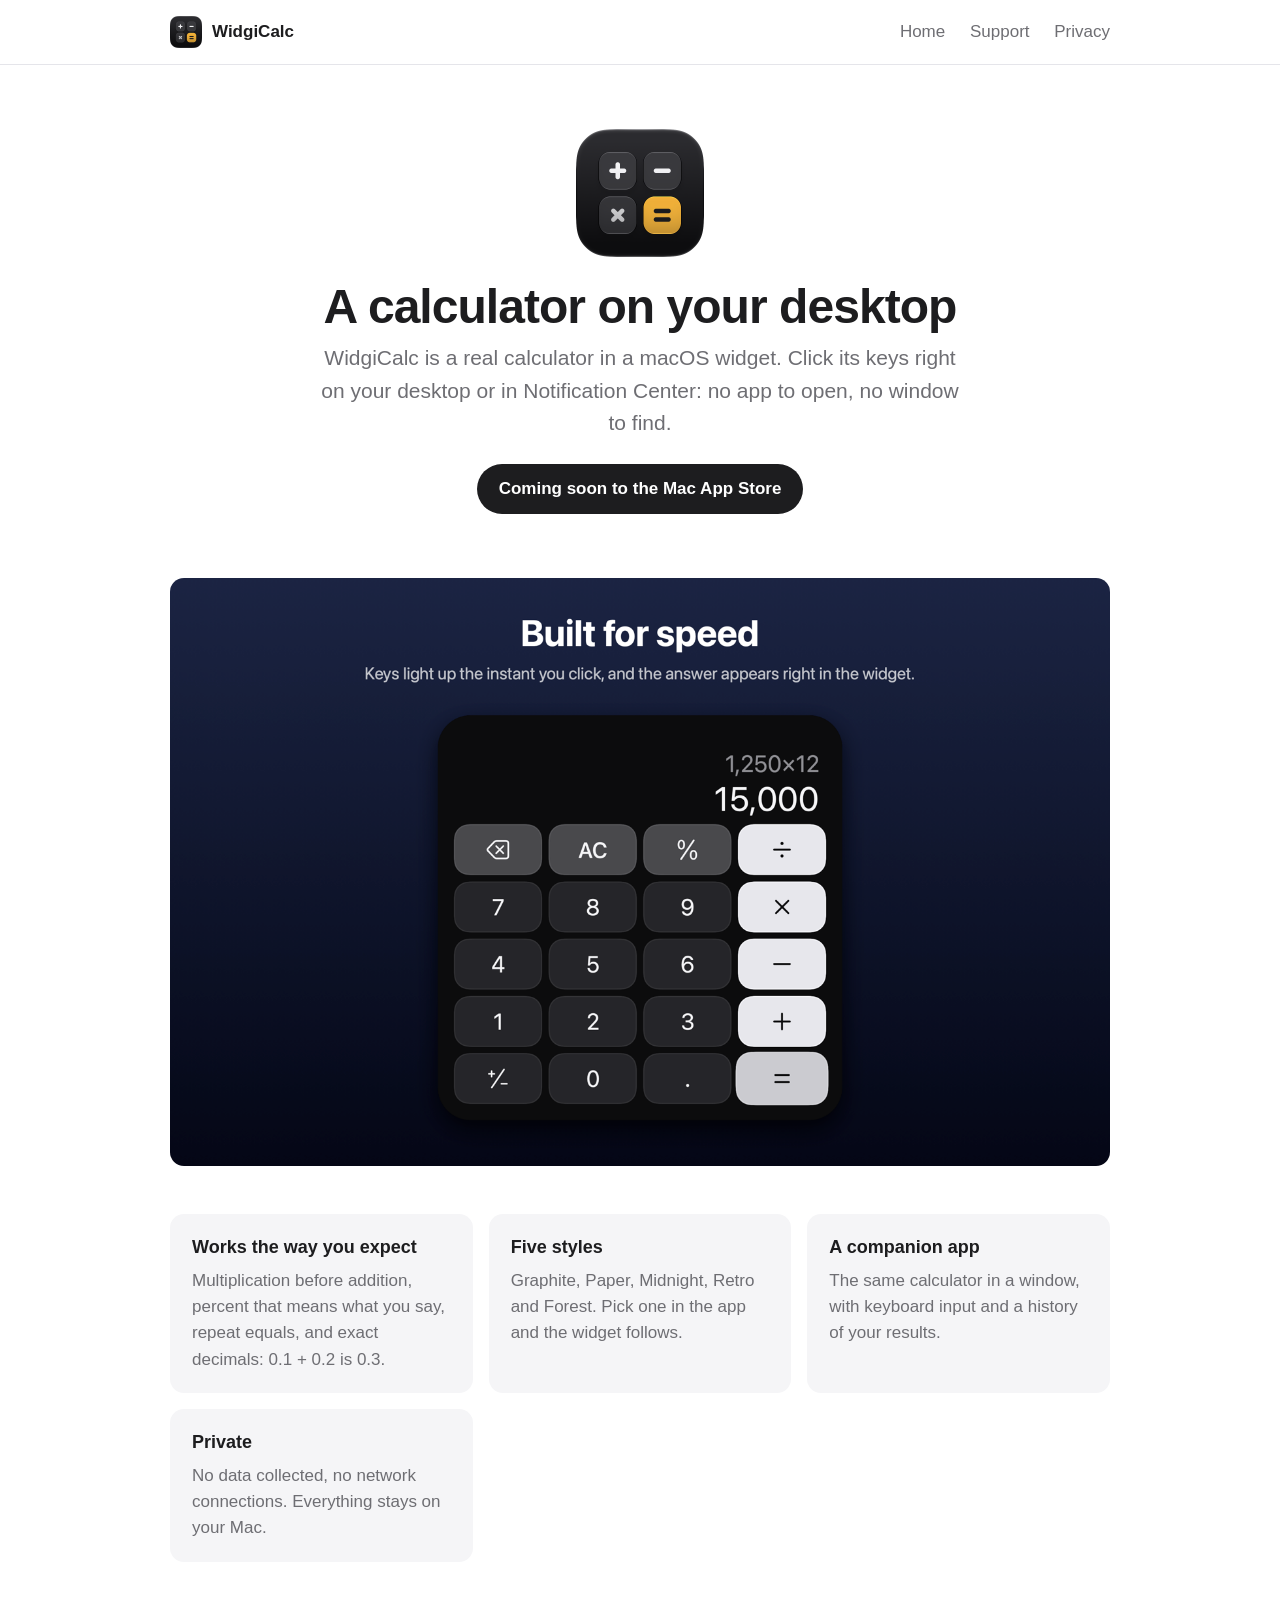
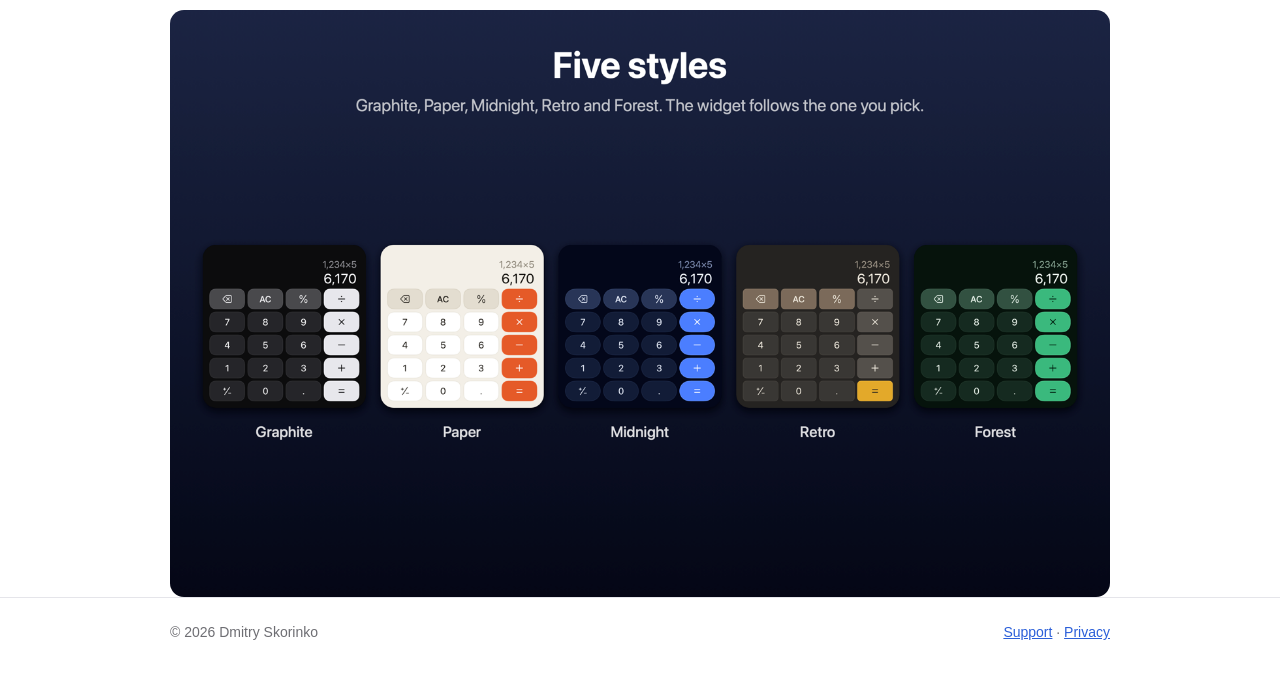
<file: index.html>
<!doctype html>
<html lang="en">
<head>
  <meta charset="utf-8">
  <meta name="viewport" content="width=device-width, initial-scale=1">
  <title>WidgiCalc · A calculator on your desktop</title>
  <meta name="description" content="A real calculator in a macOS widget. Click its keys right on your desktop or in Notification Center.">
  <link rel="icon" href="img/icon.png">
  <link rel="stylesheet" href="style.css">
</head>
<body>
<header class="site-header">
  <div class="wrap">
    <a class="brand" href="./"><img src="img/icon.png" alt="">WidgiCalc</a>
    <nav class="site-nav" aria-label="Main">
      <a href="./">Home</a>
      <a href="support.html">Support</a>
      <a href="privacy.html">Privacy</a>
    </nav>
  </div>
</header>
<main class="wrap">
  <section class="hero">
    <img class="icon" src="img/icon.png" alt="">
    <h1>A calculator on your desktop</h1>
    <p>WidgiCalc is a real calculator in a macOS widget. Click its keys right on your desktop or in Notification Center: no app to open, no window to find.</p>
    <a class="button" href="support.html">Coming soon to the Mac App Store</a>
  </section>
  <img class="shot" src="img/hero.png" alt="The calculator widget showing 1,250 × 12 = 15,000">
  <section class="features">
    <div class="feature"><h3>Works the way you expect</h3><p>Multiplication before addition, percent that means what you say, repeat equals, and exact decimals: 0.1 + 0.2 is 0.3.</p></div>
    <div class="feature"><h3>Five styles</h3><p>Graphite, Paper, Midnight, Retro and Forest. Pick one in the app and the widget follows.</p></div>
    <div class="feature"><h3>A companion app</h3><p>The same calculator in a window, with keyboard input and a history of your results.</p></div>
    <div class="feature"><h3>Private</h3><p>No data collected, no network connections. Everything stays on your Mac.</p></div>
  </section>
  <img class="shot" src="img/styles.png" alt="The five styles: Graphite, Paper, Midnight, Retro and Forest">
</main>
<footer>
  <div class="wrap">
    <span>© 2026 Dmitry Skorinko</span>
    <span><a href="support.html">Support</a> · <a href="privacy.html">Privacy</a></span>
  </div>
</footer>
</body>
</html>
</file>
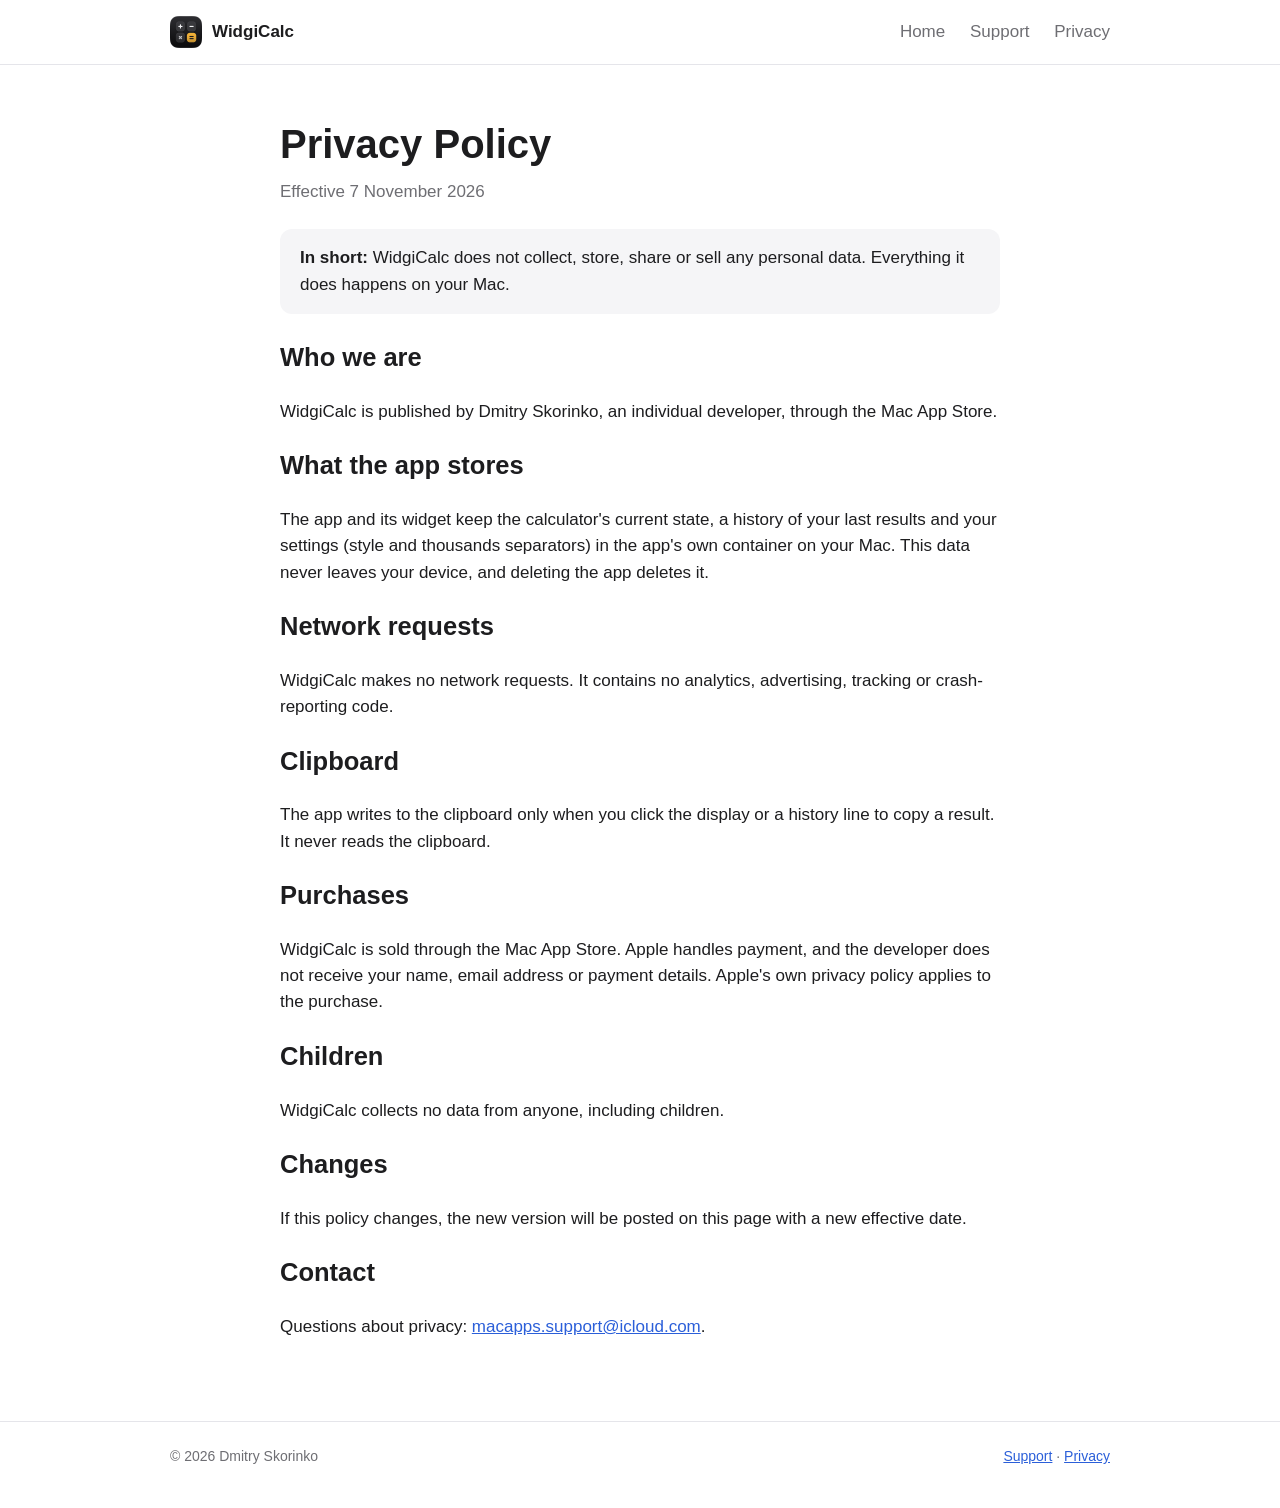
<file: privacy.html>
<!doctype html>
<html lang="en">
<head>
  <meta charset="utf-8">
  <meta name="viewport" content="width=device-width, initial-scale=1">
  <title>Privacy Policy · WidgiCalc</title>
  <meta name="description" content="WidgiCalc collects no personal data. Everything stays on your Mac.">
  <link rel="icon" href="img/icon.png">
  <link rel="stylesheet" href="style.css">
</head>
<body>
<header class="site-header">
  <div class="wrap">
    <a class="brand" href="./"><img src="img/icon.png" alt="">WidgiCalc</a>
    <nav class="site-nav" aria-label="Main">
      <a href="./">Home</a>
      <a href="support.html">Support</a>
      <a href="privacy.html">Privacy</a>
    </nav>
  </div>
</header>
<main class="page">
  <h1>Privacy Policy</h1>
  <p class="lead">Effective 7 November 2026</p>

  <div class="callout">
    <p style="margin:0"><strong>In short:</strong> WidgiCalc does not collect, store, share or sell any personal data. Everything it does happens on your Mac.</p>
  </div>

  <h2>Who we are</h2>
  <p>WidgiCalc is published by Dmitry Skorinko, an individual developer, through the Mac App Store.</p>

  <h2>What the app stores</h2>
  <p>The app and its widget keep the calculator's current state, a history of your last results and your settings (style and thousands separators) in the app's own container on your Mac. This data never leaves your device, and deleting the app deletes it.</p>

  <h2>Network requests</h2>
  <p>WidgiCalc makes no network requests. It contains no analytics, advertising, tracking or crash-reporting code.</p>

  <h2>Clipboard</h2>
  <p>The app writes to the clipboard only when you click the display or a history line to copy a result. It never reads the clipboard.</p>

  <h2>Purchases</h2>
  <p>WidgiCalc is sold through the Mac App Store. Apple handles payment, and the developer does not receive your name, email address or payment details. Apple's own privacy policy applies to the purchase.</p>

  <h2>Children</h2>
  <p>WidgiCalc collects no data from anyone, including children.</p>

  <h2>Changes</h2>
  <p>If this policy changes, the new version will be posted on this page with a new effective date.</p>

  <h2>Contact</h2>
  <p>Questions about privacy: <a href="mailto:macapps.support@icloud.com">macapps.support@icloud.com</a>.</p>
</main>
<footer>
  <div class="wrap">
    <span>© 2026 Dmitry Skorinko</span>
    <span><a href="support.html">Support</a> · <a href="privacy.html">Privacy</a></span>
  </div>
</footer>
</body>
</html>
</file>
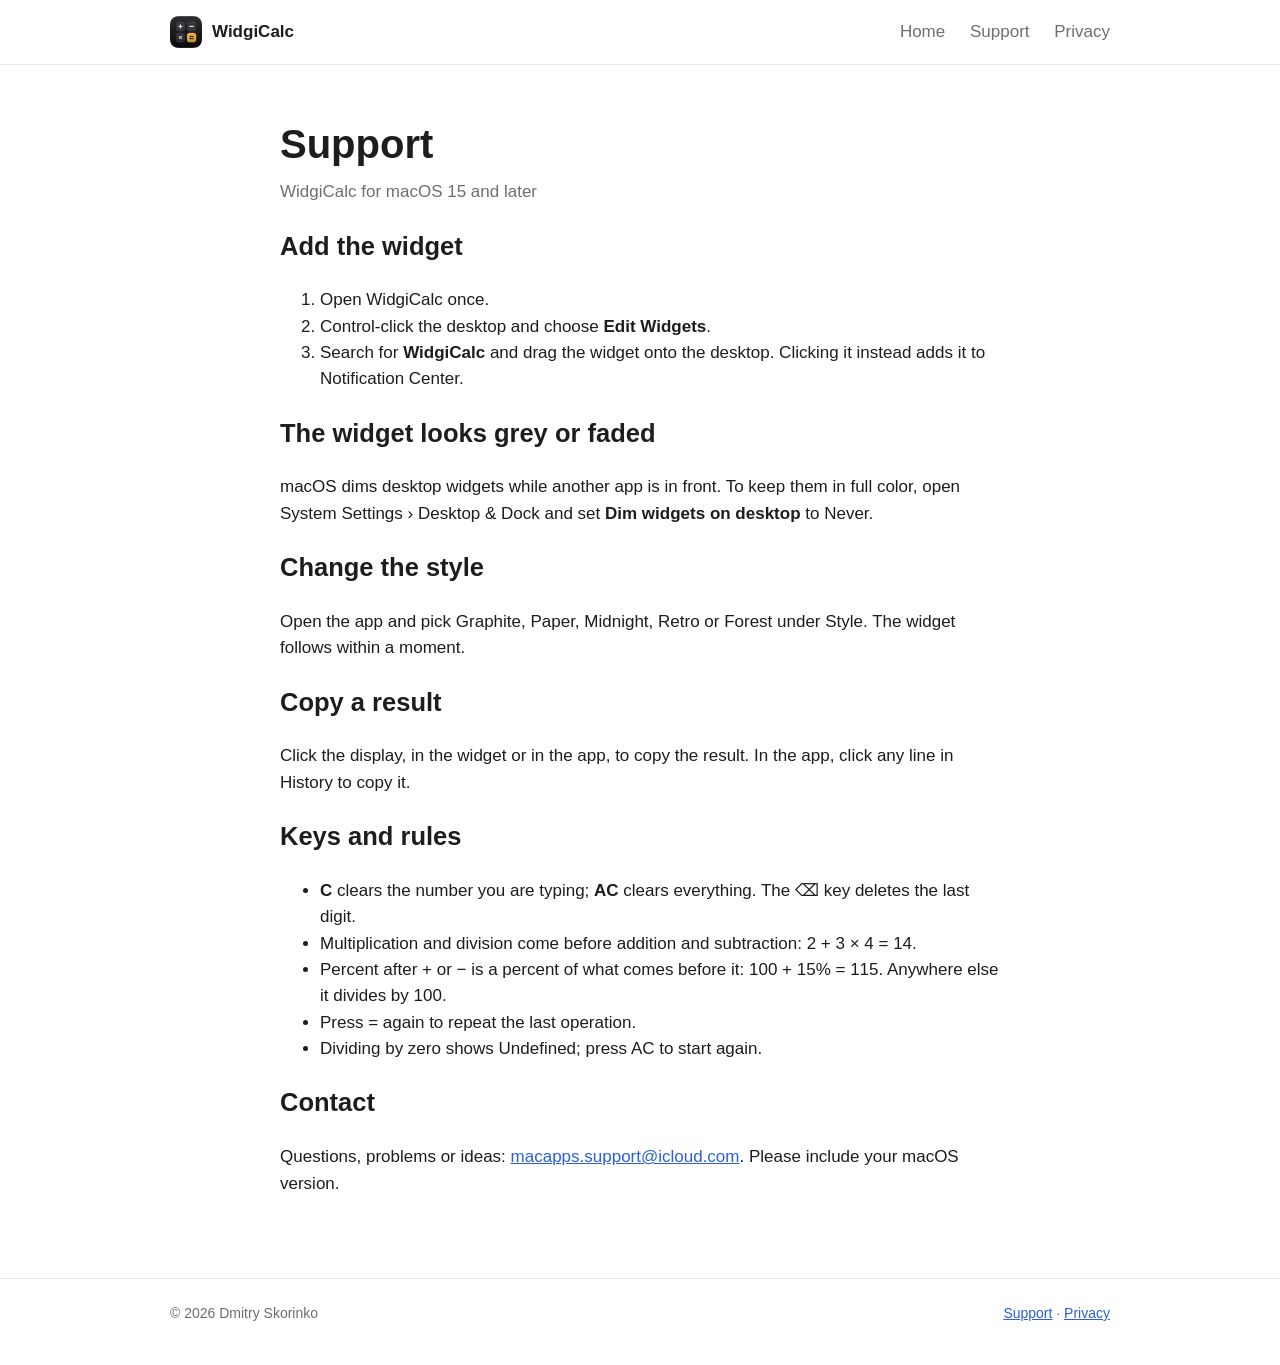
<file: support.html>
<!doctype html>
<html lang="en">
<head>
  <meta charset="utf-8">
  <meta name="viewport" content="width=device-width, initial-scale=1">
  <title>Support · WidgiCalc</title>
  <meta name="description" content="Help with WidgiCalc: adding the widget, styles and contact.">
  <link rel="icon" href="img/icon.png">
  <link rel="stylesheet" href="style.css">
</head>
<body>
<header class="site-header">
  <div class="wrap">
    <a class="brand" href="./"><img src="img/icon.png" alt="">WidgiCalc</a>
    <nav class="site-nav" aria-label="Main">
      <a href="./">Home</a>
      <a href="support.html">Support</a>
      <a href="privacy.html">Privacy</a>
    </nav>
  </div>
</header>
<main class="page">
  <h1>Support</h1>
  <p class="lead">WidgiCalc for macOS 15 and later</p>

  <h2>Add the widget</h2>
  <ol>
    <li>Open WidgiCalc once.</li>
    <li>Control-click the desktop and choose <strong>Edit Widgets</strong>.</li>
    <li>Search for <strong>WidgiCalc</strong> and drag the widget onto the desktop. Clicking it instead adds it to Notification Center.</li>
  </ol>

  <h2>The widget looks grey or faded</h2>
  <p>macOS dims desktop widgets while another app is in front. To keep them in full color, open System Settings › Desktop &amp; Dock and set <strong>Dim widgets on desktop</strong> to Never.</p>

  <h2>Change the style</h2>
  <p>Open the app and pick Graphite, Paper, Midnight, Retro or Forest under Style. The widget follows within a moment.</p>

  <h2>Copy a result</h2>
  <p>Click the display, in the widget or in the app, to copy the result. In the app, click any line in History to copy it.</p>

  <h2>Keys and rules</h2>
  <ul>
    <li><strong>C</strong> clears the number you are typing; <strong>AC</strong> clears everything. The ⌫ key deletes the last digit.</li>
    <li>Multiplication and division come before addition and subtraction: 2 + 3 × 4 = 14.</li>
    <li>Percent after + or − is a percent of what comes before it: 100 + 15% = 115. Anywhere else it divides by 100.</li>
    <li>Press = again to repeat the last operation.</li>
    <li>Dividing by zero shows Undefined; press AC to start again.</li>
  </ul>

  <h2>Contact</h2>
  <p>Questions, problems or ideas: <a href="mailto:macapps.support@icloud.com">macapps.support@icloud.com</a>. Please include your macOS version.</p>
</main>
<footer>
  <div class="wrap">
    <span>© 2026 Dmitry Skorinko</span>
    <span><a href="support.html">Support</a> · <a href="privacy.html">Privacy</a></span>
  </div>
</footer>
</body>
</html>
</file>
<file: style.css>
:root { --bg: #ffffff; --text: #1d1d1f; --muted: #6e6e73; --line: #e5e5ea; --accent: #2b5fd9; --card: #f5f5f7; }
@media (prefers-color-scheme: dark) {
  :root { --bg: #111214; --text: #f5f5f7; --muted: #a1a1a6; --line: #2c2c2e; --accent: #6e9bff; --card: #1c1c1e; }
}
* { box-sizing: border-box; }
body { margin: 0; background: var(--bg); color: var(--text); font: 17px/1.55 -apple-system, BlinkMacSystemFont, "SF Pro Text", "Helvetica Neue", sans-serif; }
a { color: var(--accent); }
.wrap { max-width: 980px; margin: 0 auto; padding: 0 20px; }
.site-header { border-bottom: 1px solid var(--line); }
.site-header .wrap { display: flex; align-items: center; justify-content: space-between; height: 64px; }
.brand { display: flex; align-items: center; gap: 10px; font-weight: 600; color: var(--text); text-decoration: none; }
.brand img { width: 32px; height: 32px; }
.site-nav a { margin-left: 20px; color: var(--muted); text-decoration: none; }
.site-nav a:hover { color: var(--text); }
.hero { text-align: center; padding: 64px 0 24px; }
.hero img.icon { width: 128px; height: 128px; }
.hero h1 { font-size: 48px; line-height: 1.1; margin: 16px 0 8px; letter-spacing: -0.02em; }
.hero p { font-size: 21px; color: var(--muted); margin: 0 auto; max-width: 640px; }
.button { display: inline-block; margin-top: 24px; padding: 12px 22px; border-radius: 999px; background: var(--text); color: var(--bg); text-decoration: none; font-weight: 600; }
.shot { display: block; width: 100%; border-radius: 14px; margin: 40px 0 0; }
.features { display: grid; grid-template-columns: repeat(auto-fit, minmax(260px, 1fr)); gap: 16px; margin: 48px 0; }
.feature { background: var(--card); border-radius: 14px; padding: 20px 22px; }
.feature h3 { margin: 0 0 6px; font-size: 18px; }
.feature p { margin: 0; color: var(--muted); }
.page { max-width: 760px; margin: 0 auto; padding: 48px 20px 64px; }
.page h1 { font-size: 40px; margin: 0 0 4px; }
.lead { color: var(--muted); margin-top: 0; }
.callout { background: var(--card); border-radius: 12px; padding: 16px 20px; margin: 24px 0; }
footer { border-top: 1px solid var(--line); color: var(--muted); font-size: 14px; padding: 24px 0 40px; }
footer .wrap { display: flex; justify-content: space-between; flex-wrap: wrap; gap: 8px; }
@media (max-width: 600px) { .hero h1 { font-size: 34px; } .site-nav a { margin-left: 12px; } }
</file>
